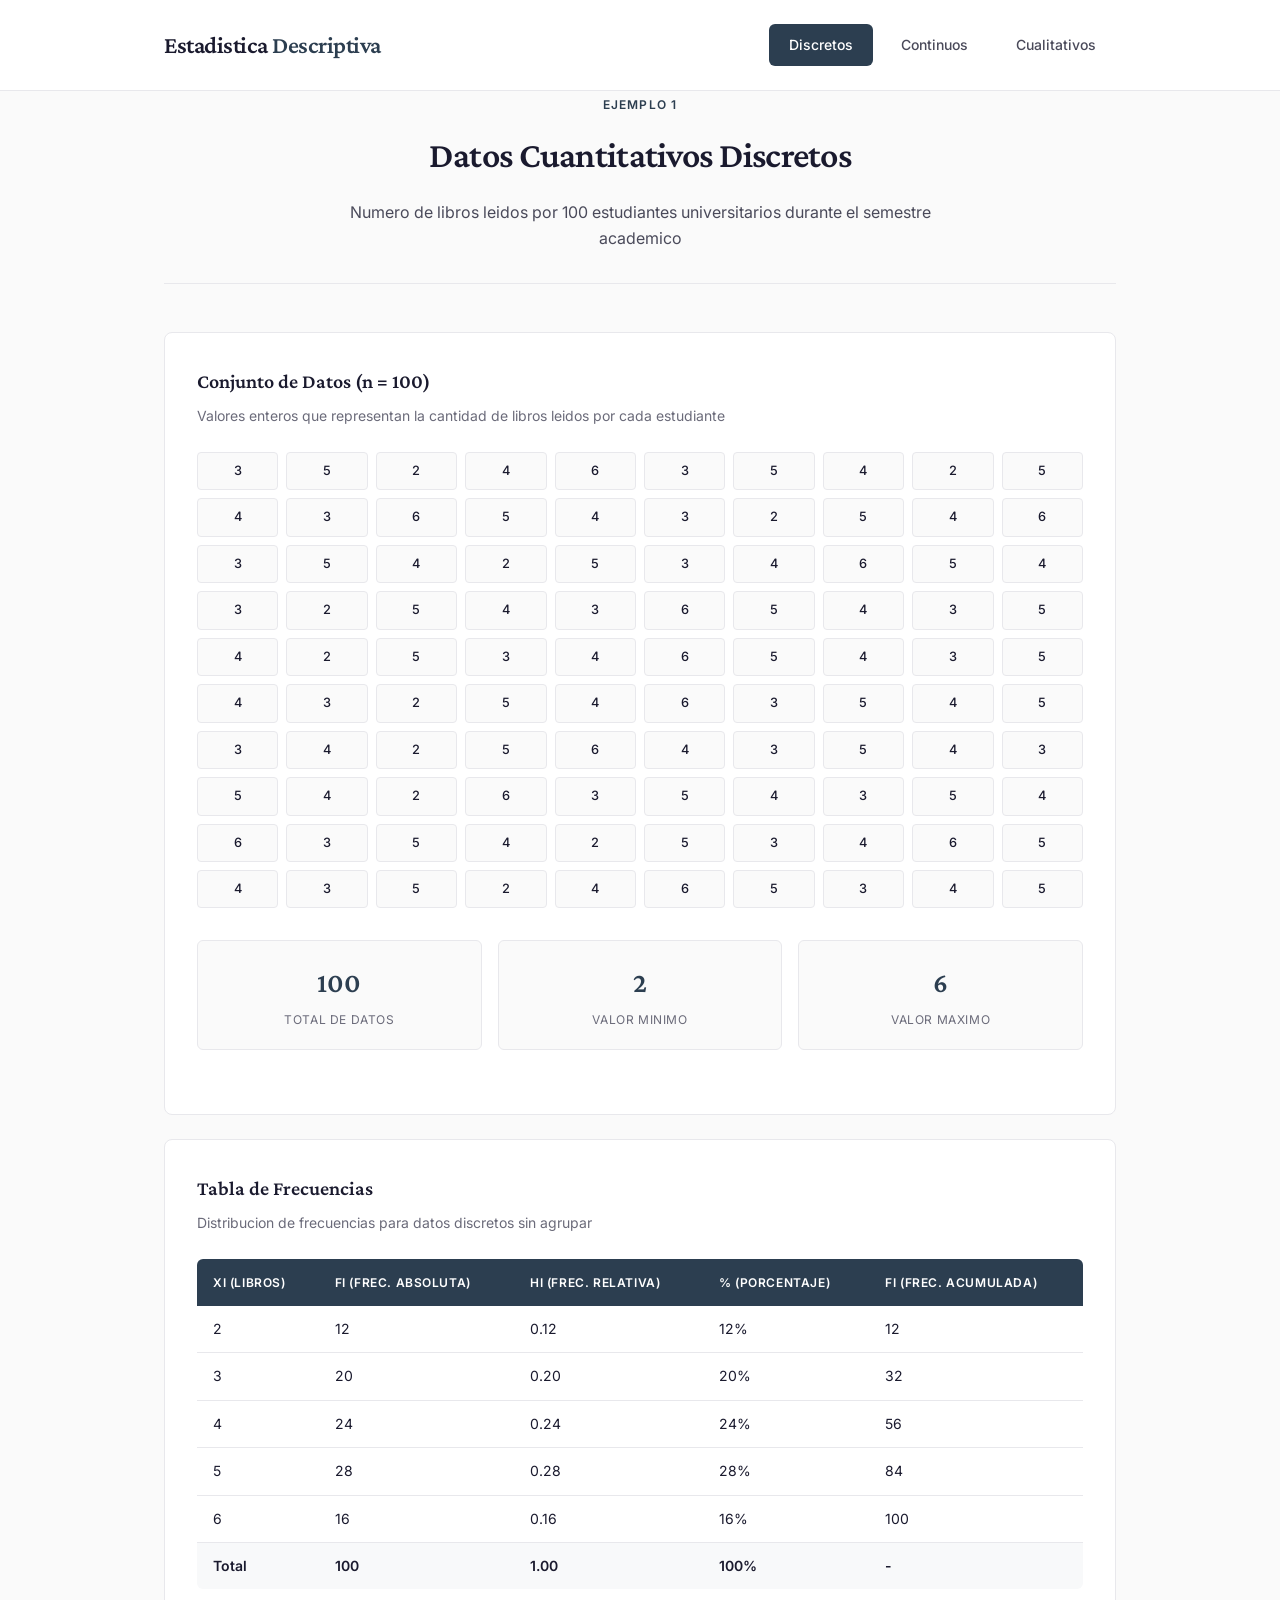
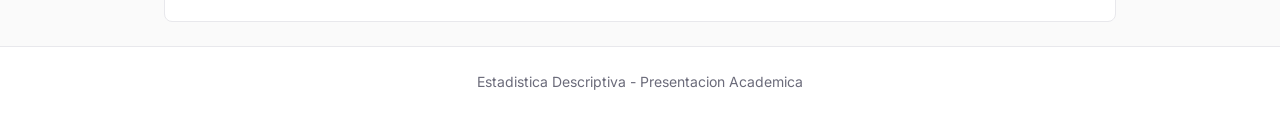
<file: 2026_PE_T1_250110781/index.html>
<!DOCTYPE html>
<html lang="es">
<head>
  <meta charset="UTF-8">
  <meta name="viewport" content="width=device-width, initial-scale=1.0">
  <title>Estadistica Descriptiva | Presentacion Academica</title>
  <link href="https://fonts.googleapis.com/css2?family=Crimson+Pro:wght@400;500;600;700&family=Inter:wght@400;500;600&display=swap" rel="stylesheet">
  <style>
    * {
      margin: 0;
      padding: 0;
      box-sizing: border-box;
    }

    :root {
      --bg-primary: #fafafa;
      --bg-card: #ffffff;
      --text-primary: #1a1a2e;
      --text-secondary: #4a4a5a;
      --text-muted: #6b6b7a;
      --border-color: #e8e8ec;
      --accent: #2c3e50;
      --accent-light: #34495e;
    }

    body {
      font-family: 'Inter', -apple-system, BlinkMacSystemFont, sans-serif;
      background-color: var(--bg-primary);
      color: var(--text-primary);
      line-height: 1.6;
      min-height: 100vh;
    }

    .container {
      max-width: 1000px;
      margin: 0 auto;
      padding: 0 24px;
    }

    /* Header */
    header {
      background: var(--bg-card);
      border-bottom: 1px solid var(--border-color);
      padding: 24px 0;
      position: sticky;
      top: 0;
      z-index: 100;
    }

    .header-content {
      display: flex;
      justify-content: space-between;
      align-items: center;
    }

    .logo {
      font-family: 'Crimson Pro', Georgia, serif;
      font-size: 1.5rem;
      font-weight: 600;
      color: var(--text-primary);
      letter-spacing: -0.02em;
    }

    .logo span {
      color: var(--accent);
    }

    nav {
      display: flex;
      gap: 8px;
    }

    nav a {
      padding: 10px 20px;
      text-decoration: none;
      color: var(--text-secondary);
      font-size: 0.875rem;
      font-weight: 500;
      border-radius: 6px;
      transition: all 0.2s ease;
    }

    nav a:hover {
      background: var(--bg-primary);
      color: var(--text-primary);
    }

    nav a.active {
      background: var(--accent);
      color: white;
    }

    /* Main Content */
    main {
      padding: 48px 0 80px;
    }

    .section {
      display: none;
    }

    .section.active {
      display: block;
    }

    /* Section Header */
    .section-header {
      text-align: center;
      margin-bottom: 48px;
      padding-bottom: 32px;
      border-bottom: 1px solid var(--border-color);
    }

    .section-number {
      display: inline-block;
      font-size: 0.75rem;
      font-weight: 600;
      letter-spacing: 0.1em;
      text-transform: uppercase;
      color: var(--accent);
      margin-bottom: 12px;
    }

    .section-title {
      font-family: 'Crimson Pro', Georgia, serif;
      font-size: 2.25rem;
      font-weight: 600;
      color: var(--text-primary);
      margin-bottom: 16px;
      letter-spacing: -0.02em;
    }

    .section-subtitle {
      font-size: 1rem;
      color: var(--text-secondary);
      max-width: 600px;
      margin: 0 auto;
    }

    /* Cards */
    .card {
      background: var(--bg-card);
      border: 1px solid var(--border-color);
      border-radius: 8px;
      padding: 32px;
      margin-bottom: 24px;
    }

    .card-title {
      font-family: 'Crimson Pro', Georgia, serif;
      font-size: 1.25rem;
      font-weight: 600;
      color: var(--text-primary);
      margin-bottom: 8px;
    }

    .card-description {
      font-size: 0.875rem;
      color: var(--text-muted);
      margin-bottom: 24px;
    }

    /* Data Grid */
    .data-grid {
      display: grid;
      grid-template-columns: repeat(10, 1fr);
      gap: 8px;
      margin-bottom: 32px;
    }

    .data-item {
      background: var(--bg-primary);
      border: 1px solid var(--border-color);
      padding: 8px;
      text-align: center;
      font-size: 0.8rem;
      font-weight: 500;
      color: var(--text-primary);
      border-radius: 4px;
    }

    /* Tables */
    .table-container {
      overflow-x: auto;
    }

    table {
      width: 100%;
      border-collapse: collapse;
      font-size: 0.875rem;
    }

    thead {
      background: var(--accent);
      color: white;
    }

    th {
      padding: 14px 16px;
      text-align: left;
      font-weight: 600;
      font-size: 0.75rem;
      text-transform: uppercase;
      letter-spacing: 0.05em;
    }

    th:first-child {
      border-radius: 6px 0 0 0;
    }

    th:last-child {
      border-radius: 0 6px 0 0;
    }

    td {
      padding: 12px 16px;
      border-bottom: 1px solid var(--border-color);
      color: var(--text-primary);
    }

    tbody tr:hover {
      background: #f8f9fa;
    }

    tbody tr:last-child td {
      border-bottom: none;
    }

    tbody tr:last-child td:first-child {
      border-radius: 0 0 0 6px;
    }

    tbody tr:last-child td:last-child {
      border-radius: 0 0 6px 0;
    }

    /* Stats */
    .stats-grid {
      display: grid;
      grid-template-columns: repeat(3, 1fr);
      gap: 16px;
      margin-bottom: 32px;
    }

    .stat-item {
      background: var(--bg-primary);
      border: 1px solid var(--border-color);
      padding: 20px;
      border-radius: 6px;
      text-align: center;
    }

    .stat-value {
      font-family: 'Crimson Pro', Georgia, serif;
      font-size: 1.75rem;
      font-weight: 600;
      color: var(--accent);
      margin-bottom: 4px;
    }

    .stat-label {
      font-size: 0.75rem;
      color: var(--text-muted);
      text-transform: uppercase;
      letter-spacing: 0.05em;
    }

    /* String Cards */
    .string-grid {
      display: grid;
      grid-template-columns: repeat(2, 1fr);
      gap: 12px;
    }

    .string-card {
      background: var(--bg-primary);
      border: 1px solid var(--border-color);
      padding: 16px;
      border-radius: 6px;
    }

    .string-value {
      font-family: 'Crimson Pro', Georgia, serif;
      font-size: 1rem;
      font-weight: 600;
      color: var(--text-primary);
      margin-bottom: 8px;
    }

    .string-meta {
      display: flex;
      justify-content: space-between;
      font-size: 0.75rem;
      color: var(--text-muted);
    }

    .string-chars {
      font-family: monospace;
      font-size: 0.7rem;
      color: var(--accent);
      margin-top: 8px;
      padding-top: 8px;
      border-top: 1px solid var(--border-color);
      word-break: break-all;
    }

    /* Footer */
    footer {
      background: var(--bg-card);
      border-top: 1px solid var(--border-color);
      padding: 24px 0;
      text-align: center;
    }

    footer p {
      font-size: 0.875rem;
      color: var(--text-muted);
    }

    /* Responsive */
    @media (max-width: 768px) {
      .data-grid {
        grid-template-columns: repeat(5, 1fr);
      }

      .stats-grid {
        grid-template-columns: 1fr;
      }

      .string-grid {
        grid-template-columns: 1fr;
      }

      nav {
        display: none;
      }

      .section-title {
        font-size: 1.75rem;
      }
    }

    @media print {
      header, nav, footer {
        display: none;
      }

      .section {
        display: block !important;
        page-break-after: always;
      }

      .card {
        break-inside: avoid;
      }
    }
  </style>
</head>
<body>

  <header>
    <div class="container header-content">
      <div class="logo">Estadistica <span>Descriptiva</span></div>
      <nav>
        <a href="#ejemplo1" class="nav-link active" data-section="ejemplo1">Discretos</a>
        <a href="#ejemplo2" class="nav-link" data-section="ejemplo2">Continuos</a>
        <a href="#ejemplo3" class="nav-link" data-section="ejemplo3">Cualitativos</a>
      </nav>
    </div>
  </header>

  <main class="container">

    <!-- EJEMPLO 1: DATOS CUANTITATIVOS DISCRETOS -->
    <section id="ejemplo1" class="section active">
      <div class="section-header">
        <span class="section-number">Ejemplo 1</span>
        <h1 class="section-title">Datos Cuantitativos Discretos</h1>
        <p class="section-subtitle">Numero de libros leidos por 100 estudiantes universitarios durante el semestre academico</p>
      </div>

      <div class="card">
        <h2 class="card-title">Conjunto de Datos (n = 100)</h2>
        <p class="card-description">Valores enteros que representan la cantidad de libros leidos por cada estudiante</p>
        
        <div class="data-grid">
          <div class="data-item">3</div><div class="data-item">5</div><div class="data-item">2</div><div class="data-item">4</div><div class="data-item">6</div><div class="data-item">3</div><div class="data-item">5</div><div class="data-item">4</div><div class="data-item">2</div><div class="data-item">5</div>
          <div class="data-item">4</div><div class="data-item">3</div><div class="data-item">6</div><div class="data-item">5</div><div class="data-item">4</div><div class="data-item">3</div><div class="data-item">2</div><div class="data-item">5</div><div class="data-item">4</div><div class="data-item">6</div>
          <div class="data-item">3</div><div class="data-item">5</div><div class="data-item">4</div><div class="data-item">2</div><div class="data-item">5</div><div class="data-item">3</div><div class="data-item">4</div><div class="data-item">6</div><div class="data-item">5</div><div class="data-item">4</div>
          <div class="data-item">3</div><div class="data-item">2</div><div class="data-item">5</div><div class="data-item">4</div><div class="data-item">3</div><div class="data-item">6</div><div class="data-item">5</div><div class="data-item">4</div><div class="data-item">3</div><div class="data-item">5</div>
          <div class="data-item">4</div><div class="data-item">2</div><div class="data-item">5</div><div class="data-item">3</div><div class="data-item">4</div><div class="data-item">6</div><div class="data-item">5</div><div class="data-item">4</div><div class="data-item">3</div><div class="data-item">5</div>
          <div class="data-item">4</div><div class="data-item">3</div><div class="data-item">2</div><div class="data-item">5</div><div class="data-item">4</div><div class="data-item">6</div><div class="data-item">3</div><div class="data-item">5</div><div class="data-item">4</div><div class="data-item">5</div>
          <div class="data-item">3</div><div class="data-item">4</div><div class="data-item">2</div><div class="data-item">5</div><div class="data-item">6</div><div class="data-item">4</div><div class="data-item">3</div><div class="data-item">5</div><div class="data-item">4</div><div class="data-item">3</div>
          <div class="data-item">5</div><div class="data-item">4</div><div class="data-item">2</div><div class="data-item">6</div><div class="data-item">3</div><div class="data-item">5</div><div class="data-item">4</div><div class="data-item">3</div><div class="data-item">5</div><div class="data-item">4</div>
          <div class="data-item">6</div><div class="data-item">3</div><div class="data-item">5</div><div class="data-item">4</div><div class="data-item">2</div><div class="data-item">5</div><div class="data-item">3</div><div class="data-item">4</div><div class="data-item">6</div><div class="data-item">5</div>
          <div class="data-item">4</div><div class="data-item">3</div><div class="data-item">5</div><div class="data-item">2</div><div class="data-item">4</div><div class="data-item">6</div><div class="data-item">5</div><div class="data-item">3</div><div class="data-item">4</div><div class="data-item">5</div>
        </div>

        <div class="stats-grid">
          <div class="stat-item">
            <div class="stat-value">100</div>
            <div class="stat-label">Total de Datos</div>
          </div>
          <div class="stat-item">
            <div class="stat-value">2</div>
            <div class="stat-label">Valor Minimo</div>
          </div>
          <div class="stat-item">
            <div class="stat-value">6</div>
            <div class="stat-label">Valor Maximo</div>
          </div>
        </div>
      </div>

      <div class="card">
        <h2 class="card-title">Tabla de Frecuencias</h2>
        <p class="card-description">Distribucion de frecuencias para datos discretos sin agrupar</p>
        
        <div class="table-container">
          <table>
            <thead>
              <tr>
                <th>xi (Libros)</th>
                <th>fi (Frec. Absoluta)</th>
                <th>hi (Frec. Relativa)</th>
                <th>% (Porcentaje)</th>
                <th>Fi (Frec. Acumulada)</th>
              </tr>
            </thead>
            <tbody>
              <tr><td>2</td><td>12</td><td>0.12</td><td>12%</td><td>12</td></tr>
              <tr><td>3</td><td>20</td><td>0.20</td><td>20%</td><td>32</td></tr>
              <tr><td>4</td><td>24</td><td>0.24</td><td>24%</td><td>56</td></tr>
              <tr><td>5</td><td>28</td><td>0.28</td><td>28%</td><td>84</td></tr>
              <tr><td>6</td><td>16</td><td>0.16</td><td>16%</td><td>100</td></tr>
              <tr style="background: #f8f9fa; font-weight: 600;">
                <td>Total</td><td>100</td><td>1.00</td><td>100%</td><td>-</td>
              </tr>
            </tbody>
          </table>
        </div>
      </div>
    </section>

    <!-- EJEMPLO 2: DATOS CUANTITATIVOS CONTINUOS -->
    <section id="ejemplo2" class="section">
      <div class="section-header">
        <span class="section-number">Ejemplo 2</span>
        <h1 class="section-title">Datos Cuantitativos Continuos</h1>
        <p class="section-subtitle">Estatura en centimetros de 100 estudiantes universitarios</p>
      </div>

      <div class="card">
        <h2 class="card-title">Conjunto de Datos (n = 100)</h2>
        <p class="card-description">Valores continuos que representan la estatura en centimetros de cada estudiante</p>
        
        <div class="data-grid">
          <div class="data-item">165</div><div class="data-item">172</div><div class="data-item">158</div><div class="data-item">175</div><div class="data-item">168</div><div class="data-item">162</div><div class="data-item">178</div><div class="data-item">170</div><div class="data-item">155</div><div class="data-item">173</div>
          <div class="data-item">167</div><div class="data-item">180</div><div class="data-item">163</div><div class="data-item">176</div><div class="data-item">169</div><div class="data-item">157</div><div class="data-item">174</div><div class="data-item">166</div><div class="data-item">171</div><div class="data-item">159</div>
          <div class="data-item">177</div><div class="data-item">164</div><div class="data-item">182</div><div class="data-item">168</div><div class="data-item">156</div><div class="data-item">173</div><div class="data-item">165</div><div class="data-item">179</div><div class="data-item">170</div><div class="data-item">161</div>
          <div class="data-item">175</div><div class="data-item">167</div><div class="data-item">158</div><div class="data-item">172</div><div class="data-item">169</div><div class="data-item">181</div><div class="data-item">164</div><div class="data-item">176</div><div class="data-item">160</div><div class="data-item">174</div>
          <div class="data-item">168</div><div class="data-item">155</div><div class="data-item">171</div><div class="data-item">178</div><div class="data-item">163</div><div class="data-item">175</div><div class="data-item">166</div><div class="data-item">157</div><div class="data-item">173</div><div class="data-item">169</div>
          <div class="data-item">180</div><div class="data-item">162</div><div class="data-item">176</div><div class="data-item">167</div><div class="data-item">159</div><div class="data-item">174</div><div class="data-item">170</div><div class="data-item">156</div><div class="data-item">177</div><div class="data-item">165</div>
          <div class="data-item">172</div><div class="data-item">168</div><div class="data-item">161</div><div class="data-item">179</div><div class="data-item">166</div><div class="data-item">158</div><div class="data-item">175</div><div class="data-item">171</div><div class="data-item">163</div><div class="data-item">178</div>
          <div class="data-item">169</div><div class="data-item">155</div><div class="data-item">174</div><div class="data-item">167</div><div class="data-item">182</div><div class="data-item">160</div><div class="data-item">176</div><div class="data-item">170</div><div class="data-item">164</div><div class="data-item">173</div>
          <div class="data-item">157</div><div class="data-item">180</div><div class="data-item">168</div><div class="data-item">162</div><div class="data-item">177</div><div class="data-item">171</div><div class="data-item">159</div><div class="data-item">175</div><div class="data-item">166</div><div class="data-item">172</div>
          <div class="data-item">169</div><div class="data-item">156</div><div class="data-item">178</div><div class="data-item">165</div><div class="data-item">181</div><div class="data-item">170</div><div class="data-item">163</div><div class="data-item">176</div><div class="data-item">167</div><div class="data-item">174</div>
        </div>

        <div class="stats-grid">
          <div class="stat-item">
            <div class="stat-value">100</div>
            <div class="stat-label">Total de Datos</div>
          </div>
          <div class="stat-item">
            <div class="stat-value">155</div>
            <div class="stat-label">Valor Minimo (cm)</div>
          </div>
          <div class="stat-item">
            <div class="stat-value">182</div>
            <div class="stat-label">Valor Maximo (cm)</div>
          </div>
        </div>
      </div>

      <div class="card">
        <h2 class="card-title">Tabla de Datos Agrupados</h2>
        <p class="card-description">Distribucion de frecuencias con datos agrupados en intervalos de clase</p>
        
        <div class="table-container">
          <table>
            <thead>
              <tr>
                <th>Intervalo (cm)</th>
                <th>Marca de Clase (xi)</th>
                <th>fi</th>
                <th>hi</th>
                <th>%</th>
                <th>Fi</th>
              </tr>
            </thead>
            <tbody>
              <tr><td>[155 - 160)</td><td>157.5</td><td>12</td><td>0.12</td><td>12%</td><td>12</td></tr>
              <tr><td>[160 - 165)</td><td>162.5</td><td>14</td><td>0.14</td><td>14%</td><td>26</td></tr>
              <tr><td>[165 - 170)</td><td>167.5</td><td>22</td><td>0.22</td><td>22%</td><td>48</td></tr>
              <tr><td>[170 - 175)</td><td>172.5</td><td>20</td><td>0.20</td><td>20%</td><td>68</td></tr>
              <tr><td>[175 - 180)</td><td>177.5</td><td>22</td><td>0.22</td><td>22%</td><td>90</td></tr>
              <tr><td>[180 - 185)</td><td>182.5</td><td>10</td><td>0.10</td><td>10%</td><td>100</td></tr>
              <tr style="background: #f8f9fa; font-weight: 600;">
                <td>Total</td><td>-</td><td>100</td><td>1.00</td><td>100%</td><td>-</td>
              </tr>
            </tbody>
          </table>
        </div>
      </div>
    </section>

    <!-- EJEMPLO 3: DATOS CUALITATIVOS -->
    <section id="ejemplo3" class="section">
      <div class="section-header">
        <span class="section-number">Ejemplo 3</span>
        <h1 class="section-title">Datos Cualitativos</h1>
        <p class="section-subtitle">Carrera universitaria de 100 estudiantes encuestados</p>
      </div>

      <div class="card">
        <h2 class="card-title">Conjunto de Datos (n = 100)</h2>
        <p class="card-description">Variables categoricas nominales representando carreras universitarias</p>
        
        <div class="data-grid">
          <div class="data-item">Ing</div><div class="data-item">Med</div><div class="data-item">Der</div><div class="data-item">Adm</div><div class="data-item">Psi</div><div class="data-item">Ing</div><div class="data-item">Med</div><div class="data-item">Adm</div><div class="data-item">Der</div><div class="data-item">Psi</div>
          <div class="data-item">Adm</div><div class="data-item">Ing</div><div class="data-item">Med</div><div class="data-item">Psi</div><div class="data-item">Der</div><div class="data-item">Adm</div><div class="data-item">Ing</div><div class="data-item">Med</div><div class="data-item">Der</div><div class="data-item">Psi</div>
          <div class="data-item">Ing</div><div class="data-item">Adm</div><div class="data-item">Med</div><div class="data-item">Der</div><div class="data-item">Psi</div><div class="data-item">Ing</div><div class="data-item">Adm</div><div class="data-item">Med</div><div class="data-item">Psi</div><div class="data-item">Der</div>
          <div class="data-item">Med</div><div class="data-item">Ing</div><div class="data-item">Adm</div><div class="data-item">Psi</div><div class="data-item">Der</div><div class="data-item">Med</div><div class="data-item">Ing</div><div class="data-item">Adm</div><div class="data-item">Der</div><div class="data-item">Psi</div>
          <div class="data-item">Adm</div><div class="data-item">Med</div><div class="data-item">Ing</div><div class="data-item">Der</div><div class="data-item">Psi</div><div class="data-item">Adm</div><div class="data-item">Med</div><div class="data-item">Ing</div><div class="data-item">Psi</div><div class="data-item">Der</div>
          <div class="data-item">Ing</div><div class="data-item">Adm</div><div class="data-item">Med</div><div class="data-item">Psi</div><div class="data-item">Der</div><div class="data-item">Ing</div><div class="data-item">Adm</div><div class="data-item">Med</div><div class="data-item">Der</div><div class="data-item">Psi</div>
          <div class="data-item">Med</div><div class="data-item">Ing</div><div class="data-item">Der</div><div class="data-item">Adm</div><div class="data-item">Psi</div><div class="data-item">Med</div><div class="data-item">Ing</div><div class="data-item">Adm</div><div class="data-item">Psi</div><div class="data-item">Der</div>
          <div class="data-item">Adm</div><div class="data-item">Med</div><div class="data-item">Ing</div><div class="data-item">Psi</div><div class="data-item">Der</div><div class="data-item">Adm</div><div class="data-item">Med</div><div class="data-item">Ing</div><div class="data-item">Der</div><div class="data-item">Psi</div>
          <div class="data-item">Ing</div><div class="data-item">Adm</div><div class="data-item">Med</div><div class="data-item">Der</div><div class="data-item">Psi</div><div class="data-item">Ing</div><div class="data-item">Adm</div><div class="data-item">Med</div><div class="data-item">Psi</div><div class="data-item">Der</div>
          <div class="data-item">Med</div><div class="data-item">Ing</div><div class="data-item">Adm</div><div class="data-item">Der</div><div class="data-item">Psi</div><div class="data-item">Med</div><div class="data-item">Ing</div><div class="data-item">Adm</div><div class="data-item">Psi</div><div class="data-item">Der</div>
        </div>

        <div class="stats-grid">
          <div class="stat-item">
            <div class="stat-value">100</div>
            <div class="stat-label">Total de Datos</div>
          </div>
          <div class="stat-item">
            <div class="stat-value">5</div>
            <div class="stat-label">Categorias</div>
          </div>
          <div class="stat-item">
            <div class="stat-value">Nominal</div>
            <div class="stat-label">Tipo de Escala</div>
          </div>
        </div>
      </div>

      <div class="card">
        <h2 class="card-title">Tabla de Frecuencias</h2>
        <p class="card-description">Distribucion de frecuencias para variables cualitativas nominales</p>
        
        <div class="table-container">
          <table>
            <thead>
              <tr>
                <th>Categoria</th>
                <th>Abreviatura</th>
                <th>fi</th>
                <th>hi</th>
                <th>%</th>
              </tr>
            </thead>
            <tbody>
              <tr><td>Ingenieria</td><td>Ing</td><td>22</td><td>0.22</td><td>22%</td></tr>
              <tr><td>Medicina</td><td>Med</td><td>20</td><td>0.20</td><td>20%</td></tr>
              <tr><td>Administracion</td><td>Adm</td><td>22</td><td>0.22</td><td>22%</td></tr>
              <tr><td>Derecho</td><td>Der</td><td>18</td><td>0.18</td><td>18%</td></tr>
              <tr><td>Psicologia</td><td>Psi</td><td>18</td><td>0.18</td><td>18%</td></tr>
              <tr style="background: #f8f9fa; font-weight: 600;">
                <td>Total</td><td>-</td><td>100</td><td>1.00</td><td>100%</td>
              </tr>
            </tbody>
          </table>
        </div>
      </div>

      <div class="card">
        <h2 class="card-title">Representacion como Cadenas de Caracteres</h2>
        <p class="card-description">Analisis de las categorias como strings con su longitud y composicion</p>
        
        <div class="string-grid">
          <div class="string-card">
            <div class="string-value">"Ingenieria"</div>
            <div class="string-meta">
              <span>Longitud: 10 caracteres</span>
            </div>
            <div class="string-chars">['I','n','g','e','n','i','e','r','i','a']</div>
          </div>
          <div class="string-card">
            <div class="string-value">"Medicina"</div>
            <div class="string-meta">
              <span>Longitud: 8 caracteres</span>
            </div>
            <div class="string-chars">['M','e','d','i','c','i','n','a']</div>
          </div>
          <div class="string-card">
            <div class="string-value">"Administracion"</div>
            <div class="string-meta">
              <span>Longitud: 14 caracteres</span>
            </div>
            <div class="string-chars">['A','d','m','i','n','i','s','t','r','a','c','i','o','n']</div>
          </div>
          <div class="string-card">
            <div class="string-value">"Derecho"</div>
            <div class="string-meta">
              <span>Longitud: 7 caracteres</span>
            </div>
            <div class="string-chars">['D','e','r','e','c','h','o']</div>
          </div>
          <div class="string-card">
            <div class="string-value">"Psicologia"</div>
            <div class="string-meta">
              <span>Longitud: 10 caracteres</span>
            </div>
            <div class="string-chars">['P','s','i','c','o','l','o','g','i','a']</div>
          </div>
        </div>
      </div>
    </section>

  </main>

  <footer>
    <div class="container">
      <p>Estadistica Descriptiva - Presentacion Academica</p>
    </div>
  </footer>

  <script>
    document.addEventListener('DOMContentLoaded', function() {
      const navLinks = document.querySelectorAll('.nav-link');
      const sections = document.querySelectorAll('.section');

      navLinks.forEach(link => {
        link.addEventListener('click', function(e) {
          e.preventDefault();
          
          const targetSection = this.getAttribute('data-section');
          
          navLinks.forEach(l => l.classList.remove('active'));
          this.classList.add('active');
          
          sections.forEach(s => s.classList.remove('active'));
          document.getElementById(targetSection).classList.add('active');
          
          window.scrollTo({ top: 0, behavior: 'smooth' });
        });
      });
    });
  </script>

</body>
</html>
</file>
